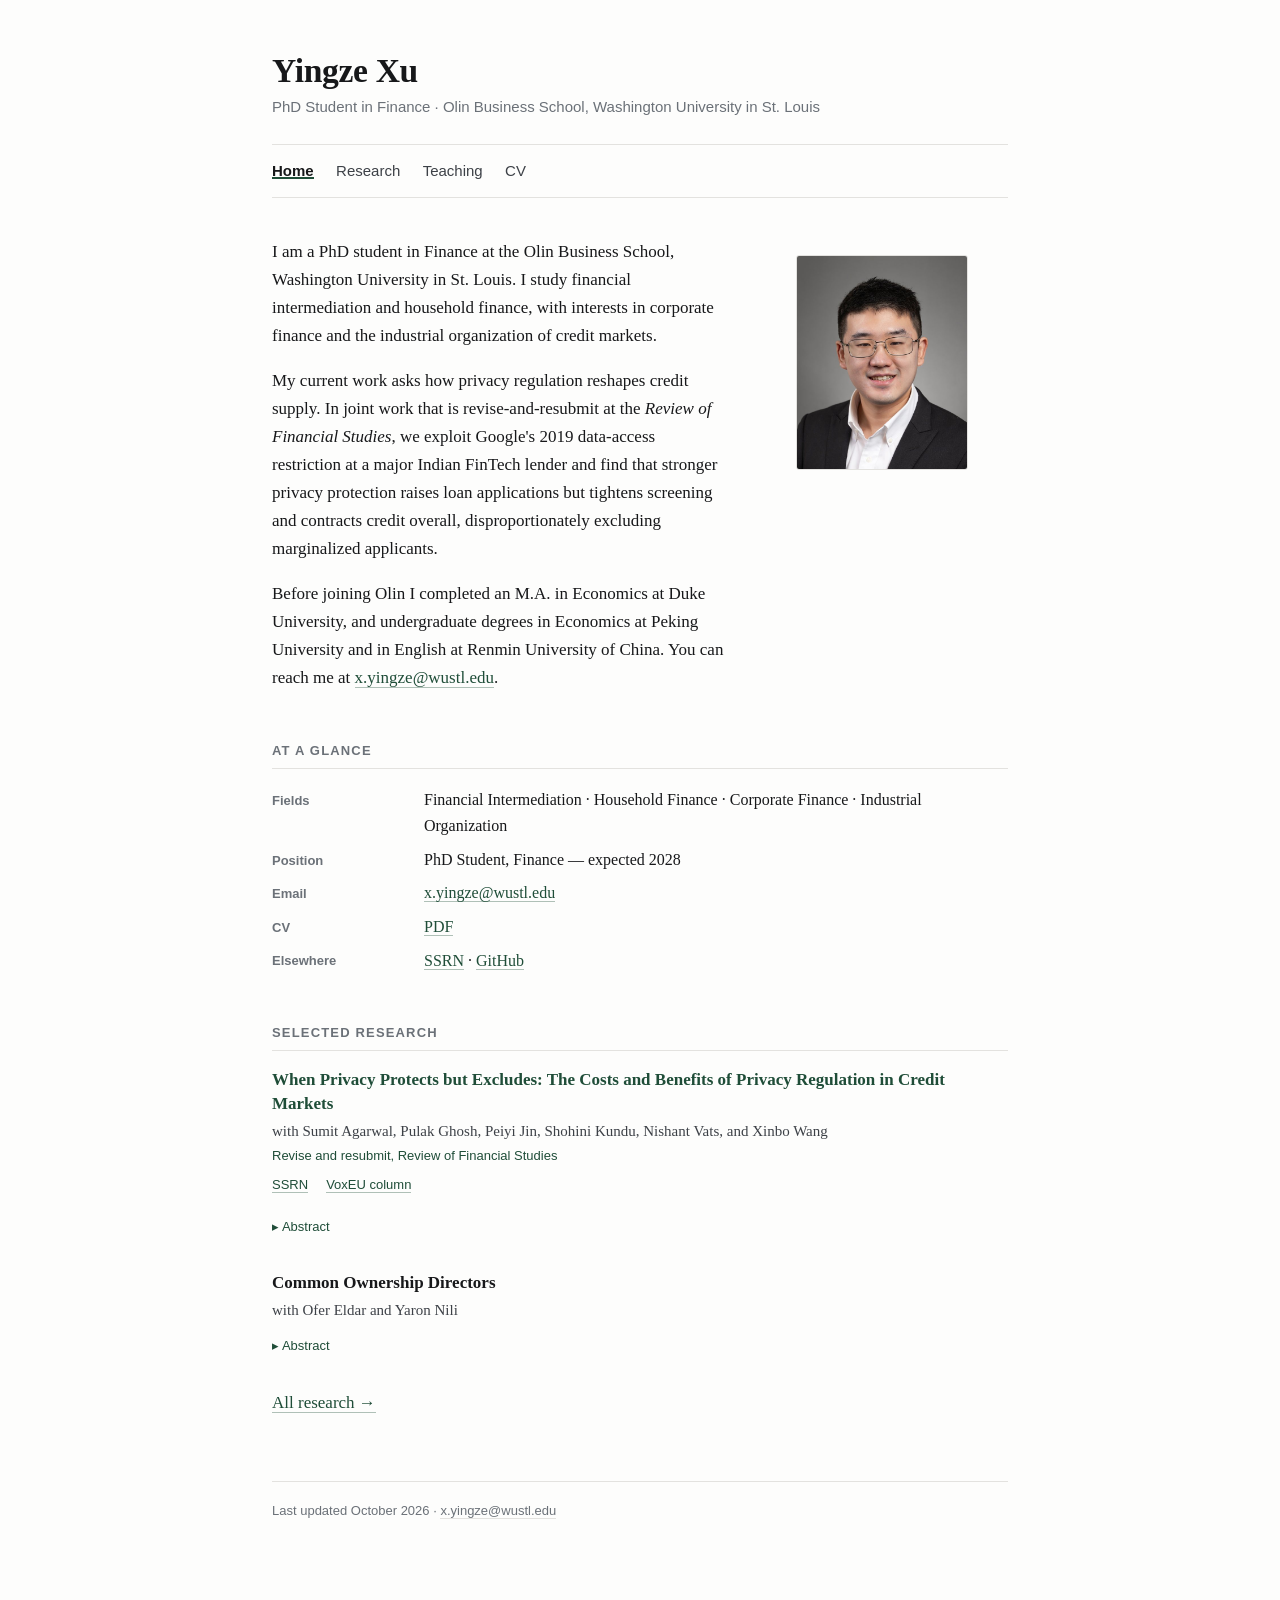
<file: index.html>
<!DOCTYPE html>
<html lang="en">
<head>
<meta charset="utf-8">
<meta name="viewport" content="width=device-width, initial-scale=1">
<title>Yingze Xu</title>
<meta name="description" content="Yingze Xu — PhD student in Finance, Olin Business School, Washington University in St. Louis. Financial intermediation, household finance, industrial organization.">
<meta name="author" content="Yingze Xu">
<link rel="canonical" href="https://yzwustl.github.io/">
<link rel="stylesheet" href="style.css">
</head>
<body>
<div class="wrap">

<header class="masthead">
  <h1><a href="index.html">Yingze Xu</a></h1>
  <p class="role">PhD Student in Finance &middot; Olin Business School, Washington University in St. Louis</p>
  <nav class="site">
    <ul>
      <li><a href="index.html" aria-current="page">Home</a></li>
      <li><a href="research.html">Research</a></li>
      <li><a href="teaching.html">Teaching</a></li>
      <li><a href="cv.html">CV</a></li>
    </ul>
  </nav>
</header>

<main>

  <div class="intro">
    <div class="bio">
      <p>
        I am a PhD student in Finance at the Olin Business School, Washington
        University in St. Louis. I study financial intermediation and household
        finance, with interests in corporate finance and the industrial
        organization of credit markets.
      </p>
      <p>
        My current work asks how privacy regulation reshapes credit supply. In
        joint work that is revise-and-resubmit at the <em>Review of Financial
        Studies</em>, we exploit Google's 2019 data-access restriction at a major
        Indian FinTech lender and find that stronger privacy protection raises
        loan applications but tightens screening and contracts credit overall,
        disproportionately excluding marginalized applicants.
      </p>
      <p>
        Before joining Olin I completed an M.A. in Economics at Duke University,
        and undergraduate degrees in Economics at Peking University and in
        English at Renmin University of China. You can reach me at
        <a href="mailto:x.yingze@wustl.edu">x.yingze@wustl.edu</a>.
      </p>
    </div>

    <figure class="portrait">
      <img src="images/portrait.jpg" alt="Portrait of Yingze Xu" width="600" height="750">
    </figure>
  </div>

  <section>
    <h2>At a glance</h2>
    <dl class="facts">
      <dt>Fields</dt>
      <dd>Financial Intermediation &middot; Household Finance &middot; Corporate Finance &middot; Industrial Organization</dd>

      <dt>Position</dt>
      <dd>PhD Student, Finance &mdash; expected 2028</dd>

      <dt>Email</dt>
      <dd><a href="mailto:x.yingze@wustl.edu">x.yingze@wustl.edu</a></dd>

      <dt>CV</dt>
      <dd><a href="files/Yingze_Xu_CV.pdf">PDF</a></dd>

      <dt>Elsewhere</dt>
      <dd><a href="https://papers.ssrn.com/sol3/cf_dev/AbsByAuth.cfm?per_id=6104186">SSRN</a> &middot; <a href="https://github.com/yzwustl">GitHub</a></dd>
    </dl>
  </section>

  <section>
    <h2>Selected research</h2>

    <div class="paper">
      <h3 class="title"><a href="https://papers.ssrn.com/sol3/papers.cfm?abstract_id=6435099">When Privacy Protects but Excludes: The Costs and Benefits of Privacy Regulation in Credit Markets</a></h3>
      <p class="authors">with Sumit Agarwal, Pulak Ghosh, Peiyi Jin, Shohini Kundu, Nishant Vats, and Xinbo Wang</p>
      <p class="status">Revise and resubmit, Review of Financial Studies</p>
      <p class="links">
        <a href="https://papers.ssrn.com/sol3/papers.cfm?abstract_id=6435099">SSRN</a>
        <a href="https://cepr.org/voxeu/columns/when-privacy-protects-excludes-hidden-costs-data-restrictions-digital-lending">VoxEU column</a>
      </p>
      <details>
        <summary>Abstract</summary>
        <p class="abstract">
          This paper studies the consequences of privacy regulation by exploiting
          Google's 2019 data-access restriction for a major Indian FinTech
          lender. Stronger privacy protections increase loan applications but
          induce tighter screening and an overall contraction in credit supply,
          disproportionately excluding economically and socially marginalized
          applicants. Linking to economy-wide credit-bureau records, we show that
          privacy-induced rejection reduces the probability of obtaining any
          formal credit by 13.7 percentage points even four years later. A
          structural model shows that the regulation increases consumer surplus
          by 0.23&ndash;0.60% while reducing lender profits by 20&ndash;23%.
        </p>
      </details>
    </div>

    <div class="paper">
      <h3 class="title">Common Ownership Directors</h3>
      <p class="authors">with Ofer Eldar and Yaron Nili</p>
      <details>
        <summary>Abstract</summary>
        <p class="abstract">
          Using data on overlapping directors and institutional shareholdings
          from 2000 to 2019, this project shows that common ownership among firms
          in the same industry is associated with a greater likelihood of sharing
          directors. The relationship is particularly strong for institutions
          with lower portfolio turnover and longer investment horizons. The
          project highlights a potential mechanism through which common ownership
          affects managerial incentives.
        </p>
      </details>
    </div>

    <p style="margin-top:1.5rem;"><a href="research.html">All research &rarr;</a></p>
  </section>

</main>

<footer class="site">
  <!-- TODO: bump this date when you update the site. -->
  <p>Last updated October 2026 &middot; <a href="mailto:x.yingze@wustl.edu">x.yingze@wustl.edu</a></p>
</footer>

</div>
</body>
</html>
</file>
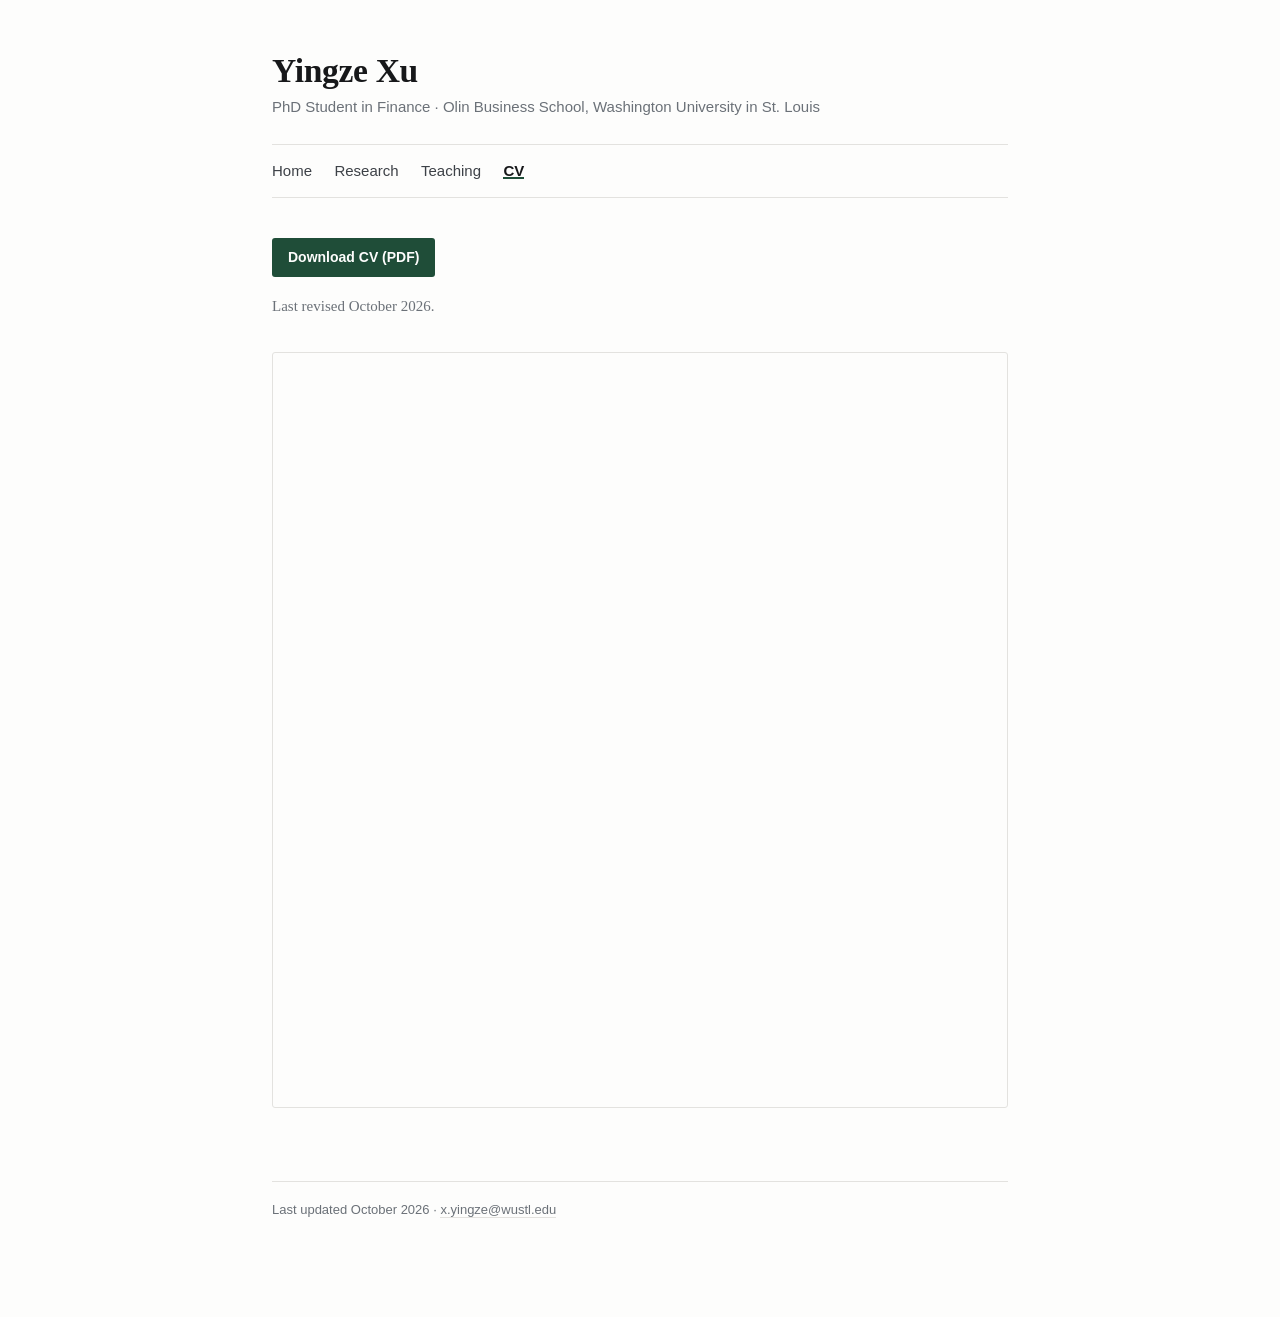
<file: cv.html>
<!DOCTYPE html>
<html lang="en">
<head>
<meta charset="utf-8">
<meta name="viewport" content="width=device-width, initial-scale=1">
<title>CV — Yingze Xu</title>
<meta name="description" content="Curriculum vitae — Yingze Xu, Washington University in St. Louis.">
<link rel="canonical" href="https://yzwustl.github.io/cv.html">
<link rel="stylesheet" href="style.css">
</head>
<body>
<div class="wrap">

<header class="masthead">
  <h1><a href="index.html">Yingze Xu</a></h1>
  <p class="role">PhD Student in Finance &middot; Olin Business School, Washington University in St. Louis</p>
  <nav class="site">
    <ul>
      <li><a href="index.html">Home</a></li>
      <li><a href="research.html">Research</a></li>
      <li><a href="teaching.html">Teaching</a></li>
      <li><a href="cv.html" aria-current="page">CV</a></li>
    </ul>
  </nav>
</header>

<main>

  <p>
    <a class="button" href="files/Yingze_Xu_CV.pdf">Download CV (PDF)</a>
  </p>
  <p style="font-size:0.9375rem;color:var(--muted);">
    Last revised October 2026.
  </p>

  <!-- The embed is a convenience; the download link above is what people
       actually use. iOS Safari and some mobile browsers will not render the
       frame, so the fallback link inside it matters. -->
  <iframe class="cv-frame" src="files/Yingze_Xu_CV.pdf" title="Curriculum vitae of Yingze Xu">
    <p>Your browser cannot display embedded PDFs.
       <a href="files/Yingze_Xu_CV.pdf">Download the CV instead.</a></p>
  </iframe>

</main>

<footer class="site">
  <p>Last updated October 2026 &middot; <a href="mailto:x.yingze@wustl.edu">x.yingze@wustl.edu</a></p>
</footer>

</div>
</body>
</html>
</file>
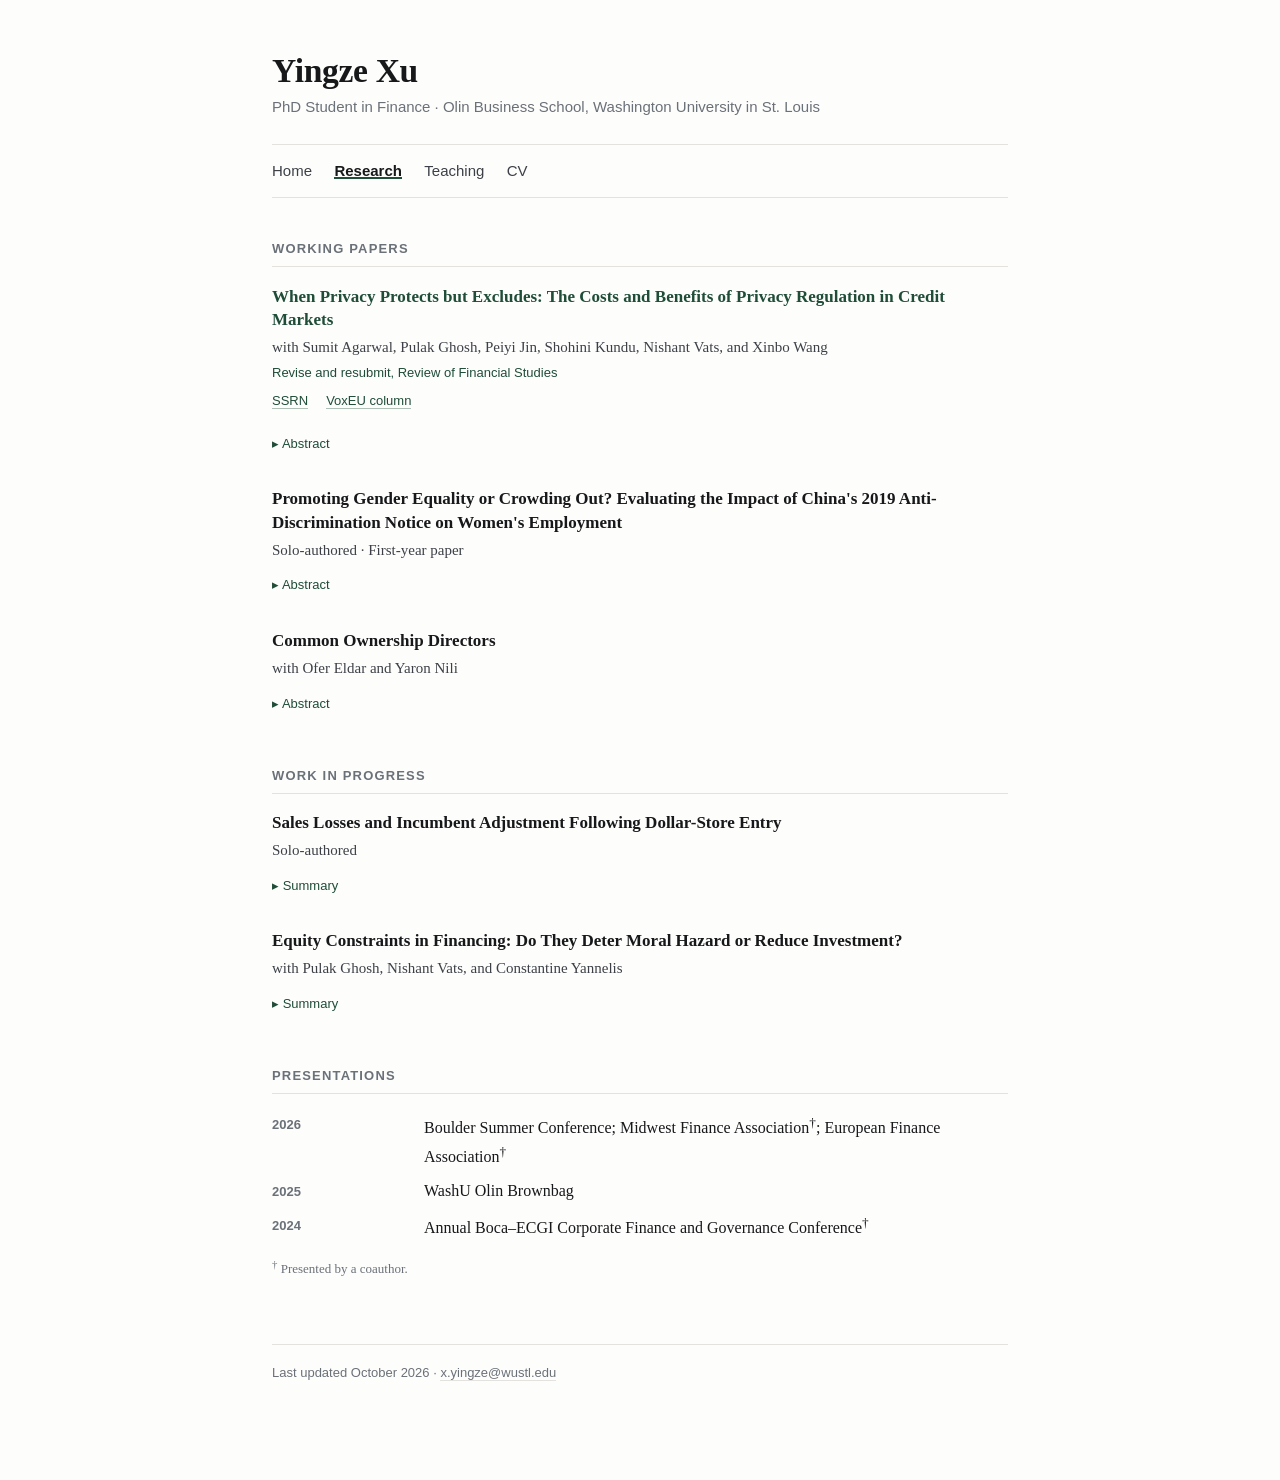
<file: research.html>
<!DOCTYPE html>
<html lang="en">
<head>
<meta charset="utf-8">
<meta name="viewport" content="width=device-width, initial-scale=1">
<title>Research — Yingze Xu</title>
<meta name="description" content="Working papers and work in progress by Yingze Xu — privacy regulation and credit supply, anti-discrimination policy and women's employment, common ownership and boards.">
<link rel="canonical" href="https://yzwustl.github.io/research.html">
<link rel="stylesheet" href="style.css">
</head>
<body>
<div class="wrap">

<header class="masthead">
  <h1><a href="index.html">Yingze Xu</a></h1>
  <p class="role">PhD Student in Finance &middot; Olin Business School, Washington University in St. Louis</p>
  <nav class="site">
    <ul>
      <li><a href="index.html">Home</a></li>
      <li><a href="research.html" aria-current="page">Research</a></li>
      <li><a href="teaching.html">Teaching</a></li>
      <li><a href="cv.html">CV</a></li>
    </ul>
  </nav>
</header>

<main>

  <!-- Add a link row to any paper once a draft or SSRN page is public:
         <p class="links">
           <a href="files/privacy.pdf">Paper</a>
           <a href="https://ssrn.com/abstract=XXXXXXX">SSRN</a>
           <a href="files/privacy-slides.pdf">Slides</a>
         </p>
       Drop the PDFs in files/ with hyphenated lowercase names (no spaces).   -->

  <section>
    <h2>Working papers</h2>

    <div class="paper">
      <h3 class="title"><a href="https://papers.ssrn.com/sol3/papers.cfm?abstract_id=6435099">When Privacy Protects but Excludes: The Costs and Benefits of Privacy Regulation in Credit Markets</a></h3>
      <p class="authors">with Sumit Agarwal, Pulak Ghosh, Peiyi Jin, Shohini Kundu, Nishant Vats, and Xinbo Wang</p>
      <p class="status">Revise and resubmit, Review of Financial Studies</p>
      <p class="links">
        <a href="https://papers.ssrn.com/sol3/papers.cfm?abstract_id=6435099">SSRN</a>
        <a href="https://cepr.org/voxeu/columns/when-privacy-protects-excludes-hidden-costs-data-restrictions-digital-lending">VoxEU column</a>
      </p>
      <details>
        <summary>Abstract</summary>
        <p class="abstract">
          This paper studies the consequences of privacy regulation by exploiting
          Google's 2019 data-access restriction for a major Indian FinTech
          lender. Stronger privacy protections increase loan applications but
          induce tighter screening and an overall contraction in credit supply,
          disproportionately excluding economically and socially marginalized
          applicants. Linking to economy-wide credit-bureau records, we show that
          privacy-induced rejection reduces the probability of obtaining any
          formal credit by 13.7 percentage points even four years later. A
          structural model shows that the regulation increases consumer surplus
          by 0.23&ndash;0.60% while reducing lender profits by 20&ndash;23%.
        </p>
      </details>
    </div>

    <div class="paper">
      <h3 class="title">Promoting Gender Equality or Crowding Out? Evaluating the Impact of China's 2019 Anti-Discrimination Notice on Women's Employment</h3>
      <p class="authors">Solo-authored &middot; First-year paper</p>
      <details>
        <summary>Abstract</summary>
        <p class="abstract">
          This project evaluates the effects of China's 2019 Anti-Discrimination
          Notice, which restricts employers from asking candidates about their
          marital and fertility status. Preliminary results suggest that the
          policy increased young women's employment rate by approximately
          2&ndash;4 percentage points.
        </p>
      </details>
    </div>

    <div class="paper">
      <h3 class="title">Common Ownership Directors</h3>
      <p class="authors">with Ofer Eldar and Yaron Nili</p>
      <details>
        <summary>Abstract</summary>
        <p class="abstract">
          Using data on overlapping directors and institutional shareholdings
          from 2000 to 2019, this project shows that common ownership among firms
          in the same industry is associated with a greater likelihood of sharing
          directors. The relationship is particularly strong for institutions
          with lower portfolio turnover and longer investment horizons. The
          project highlights a potential mechanism through which common ownership
          affects managerial incentives.
        </p>
      </details>
    </div>
  </section>

  <section>
    <h2>Work in progress</h2>

    <div class="paper">
      <h3 class="title">Sales Losses and Incumbent Adjustment Following Dollar-Store Entry</h3>
      <p class="authors">Solo-authored</p>
      <details>
        <summary>Summary</summary>
        <p class="abstract">
          This project studies how incumbent convenience stores respond when a
          dollar store opens nearby. Using point-of-sale register data covering
          3.4 billion transactions, preliminary results show that a dollar-store
          opening within two miles reduces a neighboring convenience store's
          non-licensed merchandise sales by
          about eight percent, while tobacco, alcohol, and fuel are unaffected.
          Incumbents show no detectable change in prices, promotions, package
          sizes, or assortment breadth. A structural model asks what this
          non-response costs the incumbent.
        </p>
      </details>
    </div>

    <div class="paper">
      <h3 class="title">Equity Constraints in Financing: Do They Deter Moral Hazard or Reduce Investment?</h3>
      <p class="authors">with Pulak Ghosh, Nishant Vats, and Constantine Yannelis</p>
      <details>
        <summary>Summary</summary>
        <p class="abstract">
          This project studies the policy trade-off created by equity
          requirements. Such requirements may reduce moral hazard by increasing
          firms' exposure to project losses, but they may also limit investment
          by constraining financing for wealth-constrained entrepreneurs. The
          analysis examines the relative importance of these forces for the
          design of financial regulation.
        </p>
      </details>
    </div>
  </section>

  <section>
    <h2>Presentations</h2>
    <dl class="facts">
      <dt>2026</dt>
      <dd>Boulder Summer Conference; Midwest Finance Association<sup>&dagger;</sup>; European Finance Association<sup>&dagger;</sup></dd>

      <dt>2025</dt>
      <dd>WashU Olin Brownbag</dd>

      <dt>2024</dt>
      <dd>Annual Boca&ndash;ECGI Corporate Finance and Governance Conference<sup>&dagger;</sup></dd>
    </dl>
    <p style="font-size:0.8125rem;color:var(--muted);margin-top:0.9rem;">
      <sup>&dagger;</sup> Presented by a coauthor.
    </p>
  </section>

</main>

<footer class="site">
  <p>Last updated October 2026 &middot; <a href="mailto:x.yingze@wustl.edu">x.yingze@wustl.edu</a></p>
</footer>

</div>
</body>
</html>
</file>
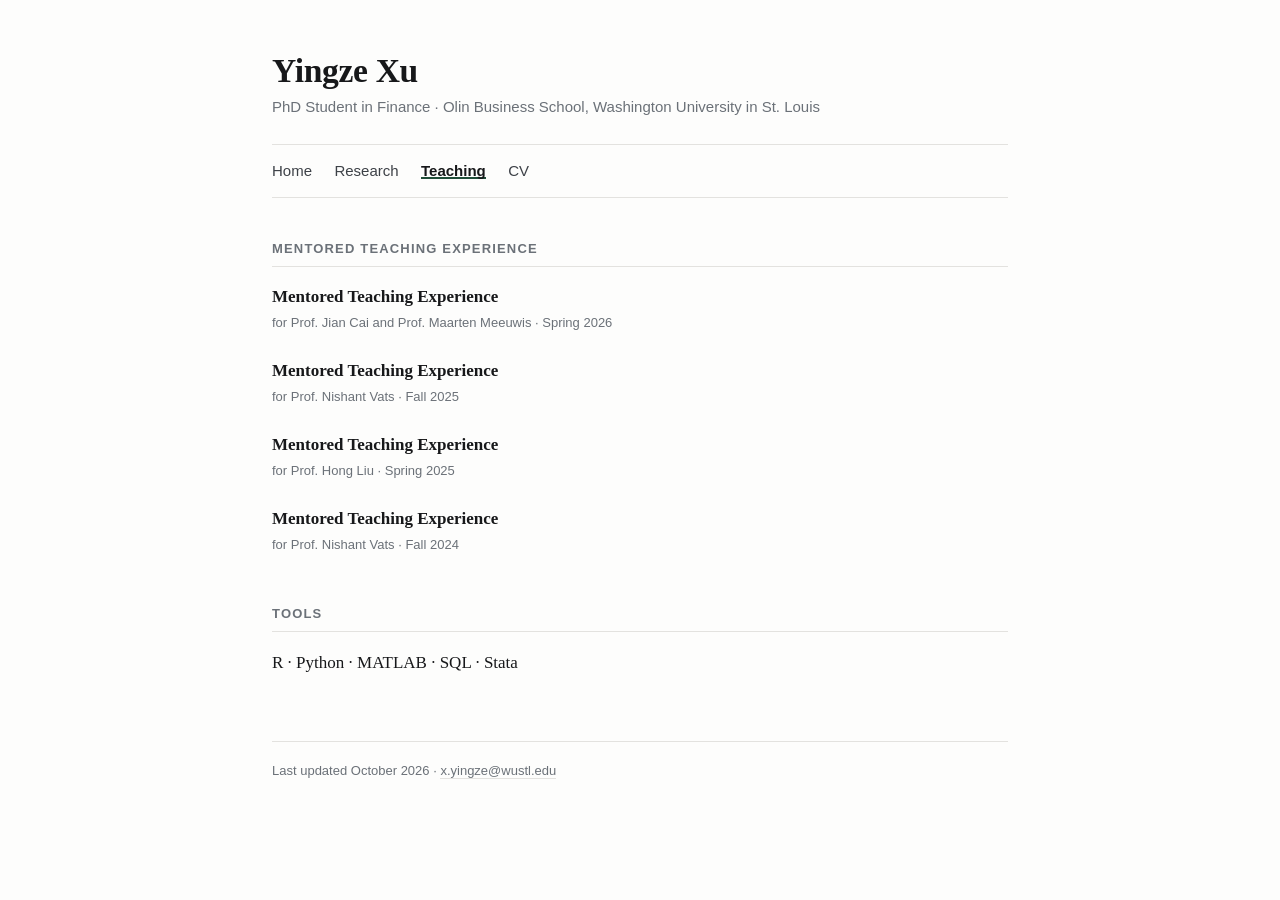
<file: teaching.html>
<!DOCTYPE html>
<html lang="en">
<head>
<meta charset="utf-8">
<meta name="viewport" content="width=device-width, initial-scale=1">
<title>Teaching — Yingze Xu</title>
<meta name="description" content="Teaching experience — Yingze Xu, Olin Business School, Washington University in St. Louis.">
<link rel="canonical" href="https://yzwustl.github.io/teaching.html">
<link rel="stylesheet" href="style.css">
</head>
<body>
<div class="wrap">

<header class="masthead">
  <h1><a href="index.html">Yingze Xu</a></h1>
  <p class="role">PhD Student in Finance &middot; Olin Business School, Washington University in St. Louis</p>
  <nav class="site">
    <ul>
      <li><a href="index.html">Home</a></li>
      <li><a href="research.html">Research</a></li>
      <li><a href="teaching.html" aria-current="page">Teaching</a></li>
      <li><a href="cv.html">CV</a></li>
    </ul>
  </nav>
</header>

<main>

  <section>
    <h2>Mentored teaching experience</h2>

    <div class="entry">
      <h3>Mentored Teaching Experience</h3>
      <p class="meta">for Prof. Jian Cai and Prof. Maarten Meeuwis &middot; Spring 2026</p>
    </div>

    <div class="entry">
      <h3>Mentored Teaching Experience</h3>
      <p class="meta">for Prof. Nishant Vats &middot; Fall 2025</p>
    </div>

    <div class="entry">
      <h3>Mentored Teaching Experience</h3>
      <p class="meta">for Prof. Hong Liu &middot; Spring 2025</p>
    </div>

    <div class="entry">
      <h3>Mentored Teaching Experience</h3>
      <p class="meta">for Prof. Nishant Vats &middot; Fall 2024</p>
    </div>
  </section>

  <section>
    <h2>Tools</h2>
    <p>R &middot; Python &middot; MATLAB &middot; SQL &middot; Stata</p>
  </section>

</main>

<footer class="site">
  <p>Last updated October 2026 &middot; <a href="mailto:x.yingze@wustl.edu">x.yingze@wustl.edu</a></p>
</footer>

</div>
</body>
</html>
</file>
<file: style.css>
/* ==========================================================================
   Personal academic site — economics & finance convention
   Single stylesheet, no dependencies, no external font requests.
   Change the accent color and max width below to restyle the whole site.
   ========================================================================== */

:root {
  --measure: 46rem;          /* content width — keep narrow for readability */
  --ink: #17181a;
  --ink-soft: #3d4147;
  --muted: #6b7178;
  --accent: #1f4d38;         /* deep green; try #1e3a5f (navy) or #7a1c2e (maroon) */
  --accent-soft: #e8efea;
  --rule: #e3e2df;
  --bg: #fdfdfc;
  --serif: "Iowan Old Style", "Palatino Linotype", Palatino, Georgia, "Times New Roman", serif;
  --sans: -apple-system, BlinkMacSystemFont, "Segoe UI", Helvetica, Arial, sans-serif;
}

@media (prefers-color-scheme: dark) {
  :root {
    --ink: #e8e6e1;
    --ink-soft: #cbc8c2;
    --muted: #9a978f;
    --accent: #8fc4a6;
    --accent-soft: #1c2521;
    --rule: #33322f;
    --bg: #16171a;
  }
}

*, *::before, *::after { box-sizing: border-box; }

html { -webkit-text-size-adjust: 100%; }

body {
  margin: 0;
  padding: 0 1.5rem 5rem;
  background: var(--bg);
  color: var(--ink);
  font-family: var(--serif);
  font-size: 1.0625rem;   /* 17px */
  line-height: 1.65;
  text-rendering: optimizeLegibility;
}

.wrap { max-width: var(--measure); margin: 0 auto; }

/* ---------- Links ---------- */

a {
  color: var(--accent);
  text-decoration: none;
  border-bottom: 1px solid color-mix(in srgb, var(--accent) 35%, transparent);
}
a:hover { border-bottom-color: var(--accent); }
a:focus-visible {
  outline: 2px solid var(--accent);
  outline-offset: 2px;
  border-radius: 2px;
}

/* ---------- Masthead & navigation ---------- */

header.masthead {
  padding: 3.25rem 0 0;
}

.masthead h1 {
  font-size: 2.1rem;
  font-weight: 600;
  letter-spacing: -0.01em;
  line-height: 1.15;
  margin: 0 0 0.3rem;
}
.masthead h1 a { color: inherit; border: 0; }

.masthead .role {
  font-family: var(--sans);
  font-size: 0.9375rem;
  color: var(--muted);
  margin: 0;
}

nav.site {
  margin: 1.5rem 0 0;
  padding: 0.85rem 0;
  border-top: 1px solid var(--rule);
  border-bottom: 1px solid var(--rule);
  font-family: var(--sans);
  font-size: 0.9375rem;
}
nav.site ul {
  list-style: none;
  margin: 0;
  padding: 0;
  display: flex;
  flex-wrap: wrap;
  gap: 1.4rem;
}
nav.site a {
  border: 0;
  color: var(--ink-soft);
}
nav.site a:hover { color: var(--accent); }
nav.site a[aria-current="page"] {
  color: var(--ink);
  font-weight: 600;
  box-shadow: inset 0 -2px 0 var(--accent);
}

/* ---------- Sections & headings ---------- */

main { padding-top: 2.5rem; }

h2 {
  font-family: var(--sans);
  font-size: 0.8125rem;
  font-weight: 650;
  letter-spacing: 0.09em;
  text-transform: uppercase;
  color: var(--muted);
  margin: 3rem 0 1.1rem;
  padding-bottom: 0.4rem;
  border-bottom: 1px solid var(--rule);
}
main > section:first-child > h2,
main > h2:first-child { margin-top: 0; }

h3 {
  font-size: 1.0625rem;
  font-weight: 600;
  margin: 0 0 0.2rem;
  line-height: 1.4;
}

p { margin: 0 0 1.05rem; }

hr {
  border: 0;
  border-top: 1px solid var(--rule);
  margin: 2.5rem 0;
}

/* ---------- Home: photo + intro ---------- */

.intro {
  display: flex;
  gap: 2rem;
  align-items: flex-start;
  margin-bottom: 2.25rem;
}
.intro .bio { flex: 1 1 auto; min-width: 0; }
.intro .bio p:last-child { margin-bottom: 0; }

.portrait {
  flex: 0 0 172px;
  width: 172px;
}
.portrait img {
  display: block;
  width: 100%;
  height: auto;
  border-radius: 3px;
  border: 1px solid var(--rule);
}
.portrait .caption {
  font-family: var(--sans);
  font-size: 0.75rem;
  color: var(--muted);
  margin-top: 0.5rem;
  line-height: 1.4;
}

@media (max-width: 34rem) {
  .intro { flex-direction: column-reverse; gap: 1.5rem; }
  .portrait { flex-basis: auto; width: 150px; }
}

/* ---------- Fact list (fields, contact, placement) ---------- */

dl.facts {
  margin: 0;
  display: grid;
  grid-template-columns: 8.5rem 1fr;
  gap: 0.45rem 1rem;
  font-size: 1rem;
}
dl.facts dt {
  font-family: var(--sans);
  font-size: 0.8125rem;
  font-weight: 600;
  color: var(--muted);
  padding-top: 0.18rem;
}
dl.facts dd { margin: 0; }

@media (max-width: 30rem) {
  dl.facts { grid-template-columns: 1fr; gap: 0.1rem 0; }
  dl.facts dd { margin-bottom: 0.7rem; }
}

/* ---------- Papers ---------- */

.paper {
  margin: 0 0 1.9rem;
  padding-left: 0;
}
.paper:last-child { margin-bottom: 0; }

.paper .title { font-weight: 600; }
.paper .title a { border-bottom-color: transparent; }
.paper .title a:hover { border-bottom-color: var(--accent); }

.paper .authors,
.paper .venue,
.paper .status {
  font-size: 0.9375rem;
  color: var(--ink-soft);
  margin: 0.1rem 0 0;
}
.paper .venue { font-style: italic; }

.paper .status {
  font-family: var(--sans);
  font-size: 0.8125rem;
  color: var(--accent);
}

.tag {
  display: inline-block;
  font-family: var(--sans);
  font-size: 0.6875rem;
  font-weight: 650;
  letter-spacing: 0.06em;
  text-transform: uppercase;
  color: var(--accent);
  background: var(--accent-soft);
  padding: 0.15rem 0.45rem;
  border-radius: 3px;
  vertical-align: 0.12em;
  margin-left: 0.35rem;
}

/* Link row: [Paper] [SSRN] [Slides] */
.paper .links {
  font-family: var(--sans);
  font-size: 0.8125rem;
  margin-top: 0.45rem;
}
.paper .links a { margin-right: 0.9rem; }

/* Collapsible abstract — pure HTML <details>, no JavaScript */
.paper details { margin-top: 0.5rem; }
.paper summary {
  font-family: var(--sans);
  font-size: 0.8125rem;
  color: var(--accent);
  cursor: pointer;
  display: inline-block;
  list-style: none;
}
.paper summary::-webkit-details-marker { display: none; }
.paper summary::before { content: "▸ "; }
.paper details[open] summary::before { content: "▾ "; }
.paper details[open] summary { margin-bottom: 0.5rem; }
.paper .abstract {
  font-size: 0.9375rem;
  color: var(--ink-soft);
  border-left: 2px solid var(--rule);
  padding-left: 1rem;
  margin: 0;
}

/* ---------- Teaching / list items ---------- */

.entry { margin-bottom: 1.6rem; }
.entry:last-child { margin-bottom: 0; }
.entry .meta {
  font-family: var(--sans);
  font-size: 0.8125rem;
  color: var(--muted);
  margin: 0.1rem 0 0.35rem;
}
.entry p { margin-bottom: 0.4rem; font-size: 0.9375rem; }

ul.plain { list-style: none; margin: 0; padding: 0; }
ul.plain li { margin-bottom: 0.6rem; }

/* ---------- CV embed ---------- */

.cv-frame {
  width: 100%;
  height: 84vh;
  min-height: 480px;
  border: 1px solid var(--rule);
  border-radius: 3px;
  background: var(--bg);
  margin-top: 1rem;
}

.button {
  display: inline-block;
  font-family: var(--sans);
  font-size: 0.875rem;
  font-weight: 600;
  color: var(--bg);
  background: var(--accent);
  border: 0;
  border-radius: 3px;
  padding: 0.5rem 1rem;
}
.button:hover { border: 0; opacity: 0.9; }

/* ---------- Footer ---------- */

footer.site {
  margin-top: 4rem;
  padding-top: 1.1rem;
  border-top: 1px solid var(--rule);
  font-family: var(--sans);
  font-size: 0.8125rem;
  color: var(--muted);
}
footer.site a { color: var(--muted); border-bottom-color: var(--rule); }
footer.site a:hover { color: var(--accent); }

/* ---------- Print (someone will print your CV page) ---------- */

@media print {
  nav.site, footer.site, .cv-frame { display: none; }
  body { font-size: 11pt; color: #000; background: #fff; padding: 0; }
  a { color: #000; border: 0; }
  a[href^="http"]::after { content: " (" attr(href) ")"; font-size: 9pt; }
}
</file>
